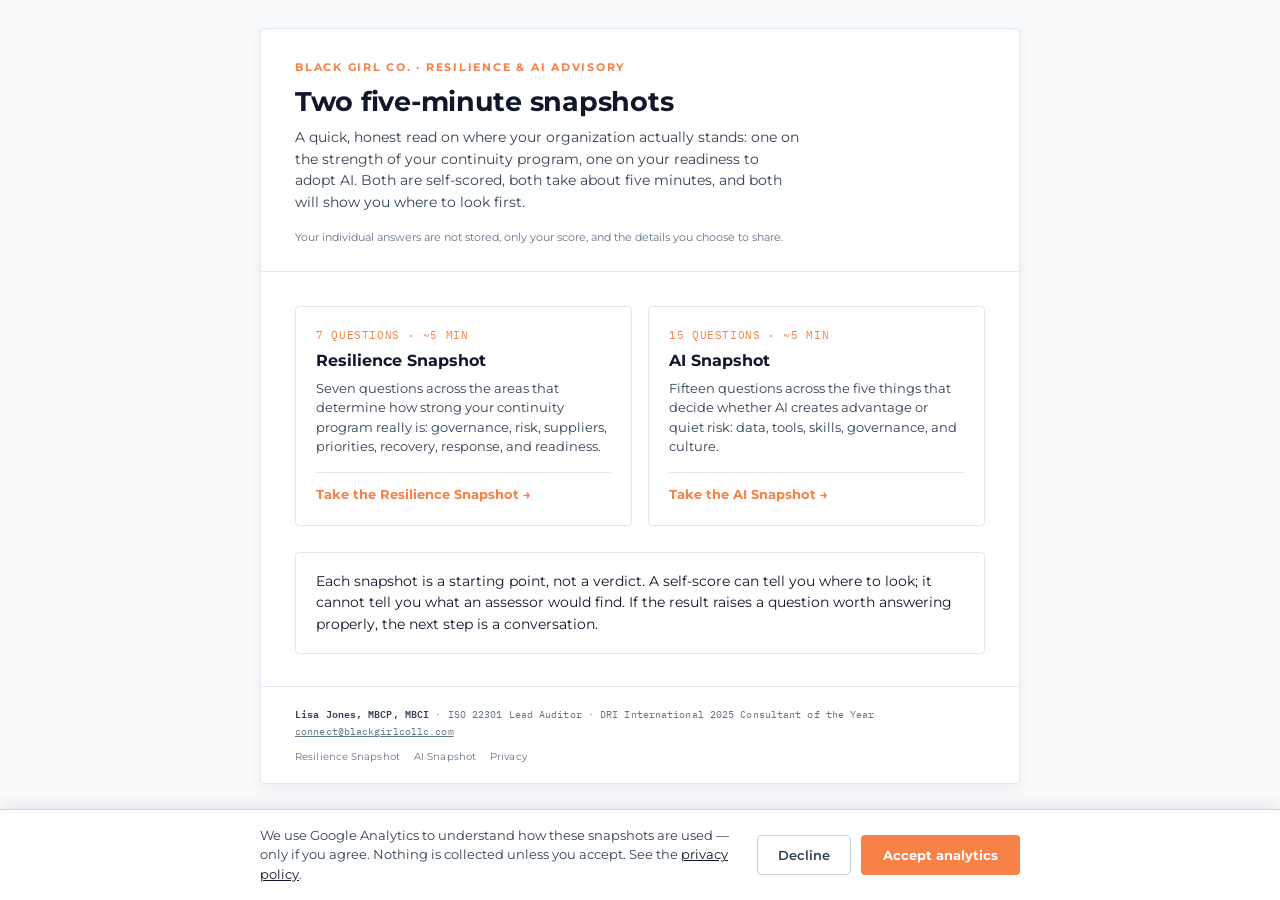
<file: index.html>
<!DOCTYPE html>
<html lang="en">
<head>
<meta charset="UTF-8">
<meta name="viewport" content="width=device-width, initial-scale=1.0">
<title>Snapshots | Black Girl Co.</title>
<meta name="description" content="Two five-minute self-checks: how strong your continuity program really is, and how ready your organization is for AI.">
<link rel="preconnect" href="https://fonts.googleapis.com">
<link rel="preconnect" href="https://fonts.gstatic.com" crossorigin>
<link href="https://fonts.googleapis.com/css2?family=Montserrat:wght@400;500;600;700&family=IBM+Plex+Mono:wght@400;500;600&display=swap" rel="stylesheet">
<link rel="stylesheet" href="assets/ds.css">
</head>
<body>
<div class="wrap">
  <div class="head">
    <div class="eyebrow">Black Girl Co. · Resilience &amp; AI Advisory</div>
    <h1>Two five-minute snapshots</h1>
    <p class="sub">A quick, honest read on where your organization actually stands: one on the strength of
      your continuity program, one on your readiness to adopt AI. Both are self-scored, both take about five
      minutes, and both will show you where to look first.</p>
    <div class="meta"><span class="plain">Your individual answers are not stored, only your score, and the
      details you choose to share.</span></div>
  </div>

  <div class="body">
    <div class="cards">
      <div class="card">
        <div class="k">7 questions · ~5 min</div>
        <h3>Resilience Snapshot</h3>
        <p>Seven questions across the areas that determine how strong your continuity program really is:
          governance, risk, suppliers, priorities, recovery, response, and readiness.</p>
        <a class="go" href="resilience.html">Take the Resilience Snapshot →</a>
      </div>
      <div class="card">
        <div class="k">15 questions · ~5 min</div>
        <h3>AI Snapshot</h3>
        <p>Fifteen questions across the five things that decide whether AI creates advantage or quiet risk:
          data, tools, skills, governance, and culture.</p>
        <a class="go" href="ai.html">Take the AI Snapshot →</a>
      </div>
    </div>

    <div class="cta" style="margin-top:26px;">
      <p class="line" style="margin:0;">Each snapshot is a starting point, not a verdict. A self-score can
        tell you where to look; it cannot tell you what an assessor would find. If the result raises a
        question worth answering properly, the next step is a conversation.</p>
    </div>
  </div>

  <div class="foot">
    <span class="name">Lisa Jones, MBCP, MBCI</span> · ISO 22301 Lead Auditor · DRI International 2025
    Consultant of the Year<br>
    <a href="mailto:connect@blackgirlcollc.com">connect@blackgirlcollc.com</a>
    <div class="nav"><a href="resilience.html">Resilience Snapshot</a><a href="ai.html">AI Snapshot</a><a href="privacy.html">Privacy</a></div>
  </div>
</div>

<script src="assets/consent.js" defer></script>
</body>
</html>
</file>
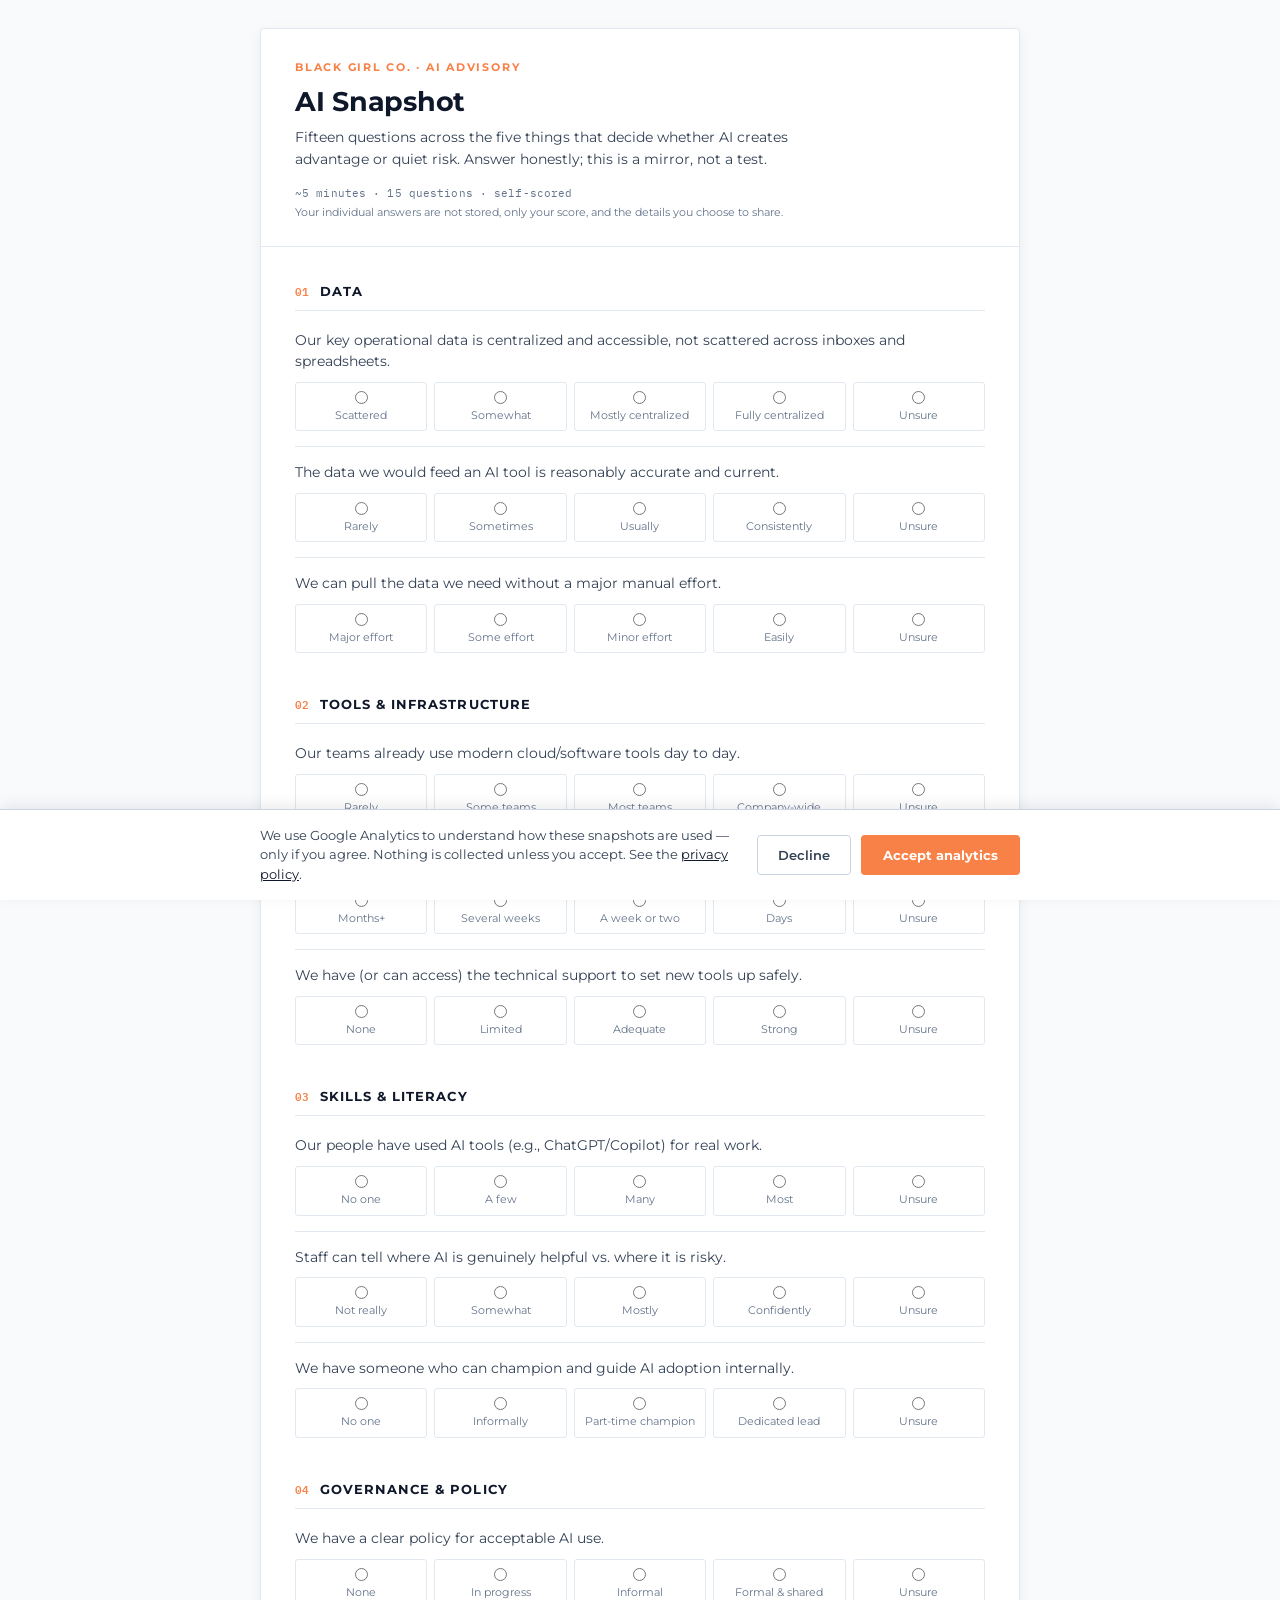
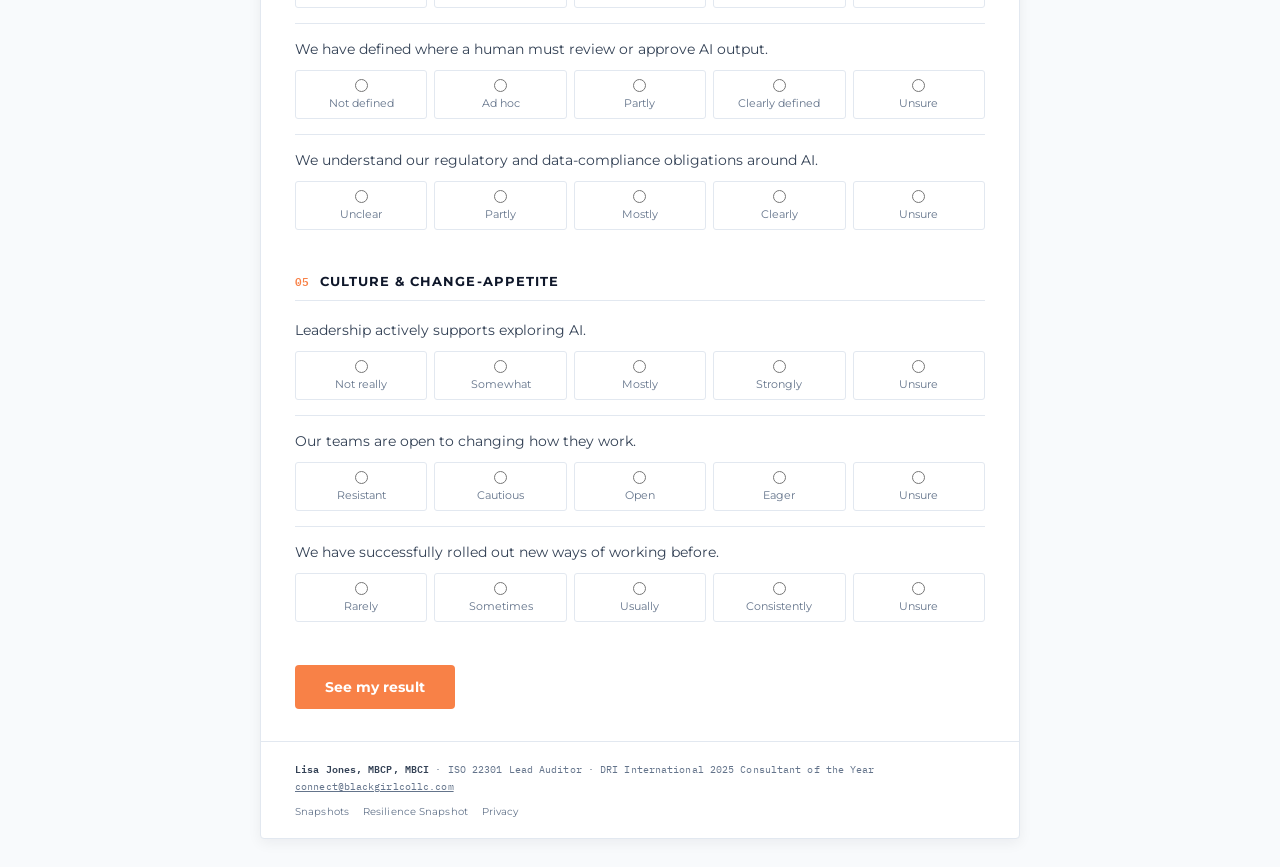
<file: ai.html>
<!DOCTYPE html>
<html lang="en">
<head>
<meta charset="UTF-8">
<meta name="viewport" content="width=device-width, initial-scale=1.0">
<title>AI Snapshot | Black Girl Co.</title>
<meta name="description" content="Fifteen questions across the five things that decide whether AI creates advantage or quiet risk.">
<link rel="preconnect" href="https://fonts.googleapis.com">
<link rel="preconnect" href="https://fonts.gstatic.com" crossorigin>
<link href="https://fonts.googleapis.com/css2?family=Montserrat:wght@400;500;600;700&family=IBM+Plex+Mono:wght@400;500;600&display=swap" rel="stylesheet">
<link rel="stylesheet" href="assets/ds.css">
</head>
<body>
<div class="wrap">
  <div class="head">
    <div class="eyebrow">Black Girl Co. · AI Advisory</div>
    <h1>AI Snapshot</h1>
    <p class="sub">Fifteen questions across the five things that decide whether AI creates advantage or
      quiet risk. Answer honestly; this is a mirror, not a test.</p>
    <div class="meta">~5 minutes · 15 questions · self-scored<br>
      <span class="plain">Your individual answers are not stored, only your score, and the details you
      choose to share.</span></div>
  </div>

  <div class="body">
    <form id="scorecard"></form>
    <div class="actions">
      <button type="button" class="btn" id="calc">See my result</button>
      <span class="warn" id="warn" style="display:none;"></span>
    </div>
  </div>

  <div class="result" id="result" aria-live="polite">
    <div class="r-top">
      <div class="r-score"><span id="scoreNum">0</span><small>/60</small></div>
      <div class="r-tier"><div class="lbl">Your readiness tier</div><div class="name" id="tierName">…</div></div>
    </div>
    <div id="skipChip"></div>
    <p class="r-take" id="takeaway"></p>

    <div class="bars" id="bars"></div>

    <div class="cta">
      <p class="line" id="bandCta"></p>
      <div class="steps">
        <div class="step">
          <div class="num">1</div>
          <div>
            <p class="lbl">Send your result to Lisa</p>
            <p class="hint">Takes about 30 seconds. Your score and band are already filled in. You just add
              your name, work email, and organization.</p>
            <a class="btn secondary block" id="formLink" href="#" target="_blank" rel="noopener">Share my snapshot result</a>
          </div>
        </div>
        <div class="step">
          <div class="num">2</div>
          <div>
            <p class="lbl">Book the conversation</p>
            <p class="hint">45 minutes, no charge. If you shared your result first, Lisa will have read it
              before you speak.</p>
            <a class="btn block" id="bookBtn" href="#" target="_blank" rel="noopener">Book a 45-minute scoping call</a>
          </div>
        </div>
      </div>
    </div>

    <p class="disc">This snapshot is self-reported and not evidence-verified. Treat it as a starting
      conversation, not a formal rating. The full AI Opportunity Assessment scores your organization against
      documented evidence and interviews.</p>
  </div>

  <div class="foot">
    <span class="name">Lisa Jones, MBCP, MBCI</span> · ISO 22301 Lead Auditor · DRI International 2025
    Consultant of the Year<br>
    <a href="mailto:connect@blackgirlcollc.com">connect@blackgirlcollc.com</a>
    <div class="nav"><a href="index.html">Snapshots</a><a href="resilience.html">Resilience Snapshot</a><a href="privacy.html">Privacy</a></div>
  </div>
</div>

<script src="assets/consent.js" defer></script>
<script>
/* ---- Funnel endpoints (Lisa-supplied) ------------------------------------ */
const CAL_URL  = 'https://cal.com/lisa.jonesblackgirlcollc/assessment-scoping-call';
const FORM_URL = 'https://docs.google.com/forms/d/e/1FAIpQLSc2vah3yPX5OFQkiL6QQjMBmOdytPDzS4vTrCs97NEQxcaC3Q/viewform?usp=pp_url&entry.995132048=SCOREHERE&entry.1354982172=BANDHERE&entry.1338497546=SNAPSHOTHERE'; /* pre-filled link: SCOREHERE / BANDHERE / SNAPSHOTHERE are replaced at runtime */
const SNAPSHOT_NAME = 'AI Snapshot';
const MIN_ANSWERED = 8;  /* of 15 */
const MAX_PER_Q = 4;
const SCALE_TO = 60;     /* presented denominator; bands assume /60 */

const DEFAULT = ['Not yet','Beginning','Developing','Established'];
const DIMS = [
  { key:'Data', name:'Data', qs:[
    { t:'Our key operational data is centralized and accessible, not scattered across inboxes and spreadsheets.',
      opts:['Scattered','Somewhat','Mostly centralized','Fully centralized'] },
    { t:'The data we would feed an AI tool is reasonably accurate and current.',
      opts:['Rarely','Sometimes','Usually','Consistently'] },
    { t:'We can pull the data we need without a major manual effort.',
      opts:['Major effort','Some effort','Minor effort','Easily'] } ]},
  { key:'Tools', name:'Tools & Infrastructure', qs:[
    { t:'Our teams already use modern cloud/software tools day to day.',
      opts:['Rarely','Some teams','Most teams','Company-wide'] },
    { t:'We can adopt or integrate a new tool without a months-long process.',
      opts:['Months+','Several weeks','A week or two','Days'] },
    { t:'We have (or can access) the technical support to set new tools up safely.',
      opts:['None','Limited','Adequate','Strong'] } ]},
  { key:'Skills', name:'Skills & Literacy', qs:[
    { t:'Our people have used AI tools (e.g., ChatGPT/Copilot) for real work.',
      opts:['No one','A few','Many','Most'] },
    { t:'Staff can tell where AI is genuinely helpful vs. where it is risky.',
      opts:['Not really','Somewhat','Mostly','Confidently'] },
    { t:'We have someone who can champion and guide AI adoption internally.',
      opts:['No one','Informally','Part-time champion','Dedicated lead'] } ]},
  { key:'Governance', name:'Governance & Policy', qs:[
    { t:'We have a clear policy for acceptable AI use.',
      opts:['None','In progress','Informal','Formal & shared'] },
    { t:'We have defined where a human must review or approve AI output.',
      opts:['Not defined','Ad hoc','Partly','Clearly defined'] },
    { t:'We understand our regulatory and data-compliance obligations around AI.',
      opts:['Unclear','Partly','Mostly','Clearly'] } ]},
  { key:'Culture', name:'Culture & Change-Appetite', qs:[
    { t:'Leadership actively supports exploring AI.',
      opts:['Not really','Somewhat','Mostly','Strongly'] },
    { t:'Our teams are open to changing how they work.',
      opts:['Resistant','Cautious','Open','Eager'] },
    { t:'We have successfully rolled out new ways of working before.',
      opts:['Rarely','Sometimes','Usually','Consistently'] } ]}
];

/* Band thresholds 0 / 27 / 39 / 51 on the /60 scale. Interpretation text is the
   source-of-truth wording from the original scorecard; CTA lines per spec. */
const TIERS = [
  { min:51, name:'Leading',   take:"You are ahead of most organizations. The frontier for you is resilience: making sure your AI-dependent processes don't quietly become single points of failure. The next move is hardening what you have, not just adding more.",
    cta:"At this level the question shifts from readiness to exposure: where AI has become the only way something gets done, and what happens when it is wrong." },
  { min:39, name:'Scaling',   take:"You have real momentum. The risk now isn't moving too slowly; it's scaling AI faster than your governance and oversight can keep up. Sequence and guardrails are what protect the gains.",
    cta:"Momentum is easy to measure. Whether your guardrails are keeping pace with it is not." },
  { min:27, name:'Building',  take:"Your foundations are forming and several opportunities are within reach. The priority is choosing the right first moves and putting guardrails around them before you scale.",
    cta:"The pieces are coming together unevenly, and a score cannot tell you which gap is actually blocking the others." },
  { min:0,  name:'Exploring', take:"You're at the starting line, and being deliberate here pays off. Focus first on data and literacy foundations before chasing use cases, so what you build later actually holds.",
    cta:"Readiness tells you how far you are from adopting AI; it does not tell you where AI would be worth adopting first." }
];

/* ---- Build the form ------------------------------------------------------ */
const form = document.getElementById('scorecard');
let qi = 0;
DIMS.forEach((d, di) => {
  const sec = document.createElement('div'); sec.className = 'dim';
  sec.innerHTML = `<div class="dim-h row"><span class="n">${String(di+1).padStart(2,'0')}</span><h2>${d.name}</h2></div>`;
  d.qs.forEach(q => {
    qi++;
    const name = 'q' + qi;
    const labels = q.opts || DEFAULT;
    const scale = labels.map((l,i) => [l, i+1]).concat([['Unsure', 0]]);
    const opts = scale.map(([lbl,val]) =>
      `<label class="${val===0?'unsure':''}"><input type="radio" name="${name}" value="${val}" data-dim="${d.key}"><span>${lbl}</span></label>`).join('');
    const box = document.createElement('div'); box.className = 'q';
    box.innerHTML = `<p class="q-t">${q.t}</p><div class="opts grid">${opts}</div>`;
    sec.appendChild(box);
  });
  form.appendChild(sec);
});
const TOTAL_Q = qi;

/* snapshot_started: first question answered, once */
let started = false;
form.addEventListener('change', () => {
  if (started) return;
  started = true;
  window.bgcTrack && window.bgcTrack('snapshot_started', { snapshot: SNAPSHOT_NAME });
});

/* ---- Score --------------------------------------------------------------- */
document.getElementById('calc').addEventListener('click', () => {
  const warn = document.getElementById('warn');
  const picked = form.querySelectorAll('input[type=radio]:checked');

  if (picked.length < TOTAL_Q) {
    warn.textContent = 'Please answer every question to see your score.';
    warn.style.display = 'inline'; return;
  }

  /* Unsure (0) is EXCLUDED from the score, not counted as zero. Because the
     bands assume a /60 scale, the answered questions are scaled back up to /60
     so the thresholds stay valid however many were skipped. */
  let sum = 0, answeredCount = 0;
  const dim = {}; DIMS.forEach(d => dim[d.key] = { sum:0, answered:0 });

  picked.forEach(i => {
    const v = +i.value, k = i.dataset.dim;
    if (v > 0) { sum += v; answeredCount++; dim[k].sum += v; dim[k].answered++; }
  });
  const skipped = TOTAL_Q - answeredCount;

  if (answeredCount < MIN_ANSWERED) {
    warn.textContent = `Only ${answeredCount} of ${TOTAL_Q} answered. That isn't enough to produce a meaningful score. Try answering at least ${MIN_ANSWERED}.`;
    warn.style.display = 'inline'; return;
  }
  warn.style.display = 'none';

  const scaled = Math.round((sum / (MAX_PER_Q * answeredCount)) * SCALE_TO);
  const tier = TIERS.find(t => scaled >= t.min);

  document.getElementById('scoreNum').textContent = scaled;
  document.getElementById('tierName').textContent = tier.name;
  document.getElementById('takeaway').textContent = tier.take;
  document.getElementById('bandCta').textContent  = tier.cta;
  document.getElementById('skipChip').innerHTML =
    skipped ? `<span class="chip">${skipped} of ${TOTAL_Q} unsure, not counted; score scaled to /60</span>` : '';

  const bars = document.getElementById('bars'); bars.innerHTML = '';
  DIMS.forEach(d => {
    const { sum:s, answered:a } = dim[d.key];
    const max = MAX_PER_Q * a;
    const pct = a ? Math.round(s / max * 100) : 0;
    const row = document.createElement('div'); row.className = 'bar';
    row.innerHTML = `<span>${d.name}</span><div class="track">` +
      `<div class="fill${a?'':' none'}" style="width:${pct}%"></div></div>` +
      `<span class="v">${a ? s + '/' + max : 'Unsure'}</span>`;
    bars.appendChild(row);
  });

  /* Pass score + band + snapshot into the pre-filled Google Form */
  const formUrl = FORM_URL
    .replace('SCOREHERE',    encodeURIComponent(scaled))
    .replace('BANDHERE',     encodeURIComponent(tier.name))
    .replace('SNAPSHOTHERE', encodeURIComponent(SNAPSHOT_NAME));
  document.getElementById('formLink').href = formUrl;
  document.getElementById('bookBtn').href  = CAL_URL;

  window.bgcTrack && window.bgcTrack('snapshot_completed',
    { snapshot: SNAPSHOT_NAME, score: scaled, band: tier.name, unsure_count: skipped });

  const res = document.getElementById('result');
  res.classList.add('show');
  res.scrollIntoView({ behavior:'smooth', block:'start' });
});

document.getElementById('bookBtn').addEventListener('click', () => {
  window.bgcTrack && window.bgcTrack('cta_clicked',
    { snapshot: SNAPSHOT_NAME, band: document.getElementById('tierName').textContent });
});
</script>
</body>
</html>
</file>
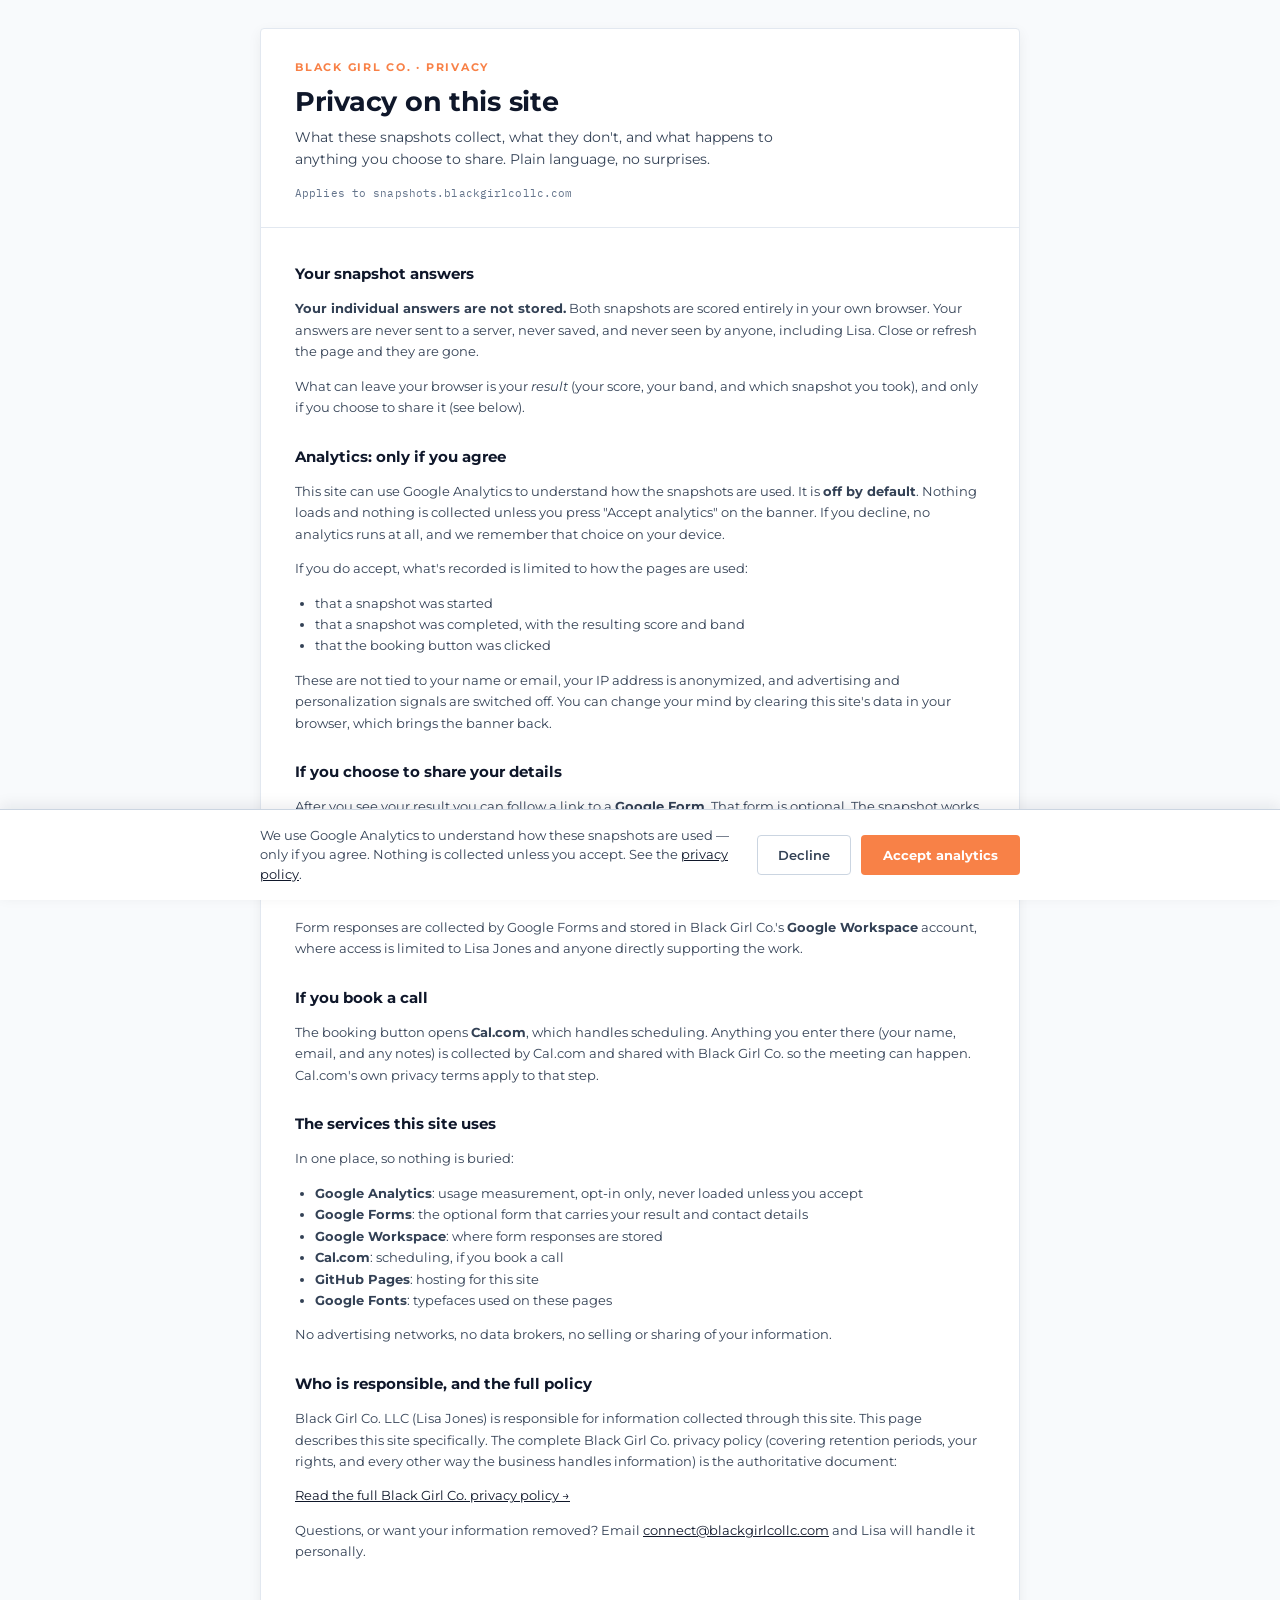
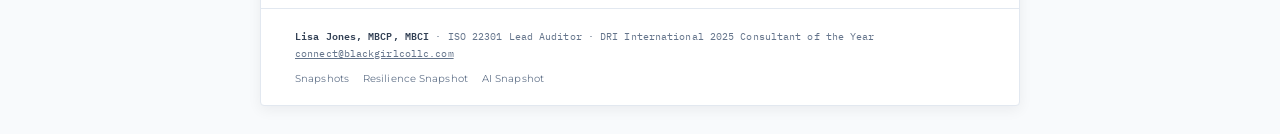
<file: privacy.html>
<!DOCTYPE html>
<html lang="en">
<head>
<meta charset="UTF-8">
<meta name="viewport" content="width=device-width, initial-scale=1.0">
<title>Privacy | Snapshots | Black Girl Co.</title>
<meta name="description" content="What these snapshots collect, what they don't, and what happens to anything you choose to share.">
<link rel="preconnect" href="https://fonts.googleapis.com">
<link rel="preconnect" href="https://fonts.gstatic.com" crossorigin>
<link href="https://fonts.googleapis.com/css2?family=Montserrat:wght@400;500;600;700&family=IBM+Plex+Mono:wght@400;500;600&display=swap" rel="stylesheet">
<link rel="stylesheet" href="assets/ds.css">
</head>
<body>
<div class="wrap">
  <div class="head">
    <div class="eyebrow">Black Girl Co. · Privacy</div>
    <h1>Privacy on this site</h1>
    <p class="sub">What these snapshots collect, what they don't, and what happens to anything you choose
      to share. Plain language, no surprises.</p>
    <div class="meta">Applies to snapshots.blackgirlcollc.com</div>
  </div>

  <div class="body prose">
    <h2>Your snapshot answers</h2>
    <p><strong>Your individual answers are not stored.</strong> Both snapshots are scored entirely in your
      own browser. Your answers are never sent to a server, never saved, and never seen by anyone, including
      Lisa. Close or refresh the page and they are gone.</p>
    <p>What can leave your browser is your <em>result</em> (your score, your band, and which snapshot you
      took), and only if you choose to share it (see below).</p>

    <h2>Analytics: only if you agree</h2>
    <p>This site can use Google Analytics to understand how the snapshots are used. It is <strong>off by
      default</strong>. Nothing loads and nothing is collected unless you press "Accept analytics" on the
      banner. If you decline, no analytics runs at all, and we remember that choice on your device.</p>
    <p>If you do accept, what's recorded is limited to how the pages are used:</p>
    <ul>
      <li>that a snapshot was started</li>
      <li>that a snapshot was completed, with the resulting score and band</li>
      <li>that the booking button was clicked</li>
    </ul>
    <p>These are not tied to your name or email, your IP address is anonymized, and advertising and
      personalization signals are switched off. You can change your mind by clearing this site's data in
      your browser, which brings the banner back.</p>

    <h2>If you choose to share your details</h2>
    <p>After you see your result you can follow a link to a <strong>Google Form</strong>. That form is
      optional. The snapshot works fine without it. If you fill it in, you provide your name, work email,
      organization, and your role in any decision. Your score, band, and which snapshot you took are
      carried into the form for you, so the conversation starts from something real; you can see those
      values before you submit, and you can change or clear them.</p>
    <p>Form responses are collected by Google Forms and stored in Black Girl Co.'s
      <strong>Google Workspace</strong> account, where access is limited to Lisa Jones and anyone directly
      supporting the work.</p>

    <h2>If you book a call</h2>
    <p>The booking button opens <strong>Cal.com</strong>, which handles scheduling. Anything you enter
      there (your name, email, and any notes) is collected by Cal.com and shared with Black Girl Co. so
      the meeting can happen. Cal.com's own privacy terms apply to that step.</p>

    <h2>The services this site uses</h2>
    <p>In one place, so nothing is buried:</p>
    <ul>
      <li><strong>Google Analytics</strong>: usage measurement, opt-in only, never loaded unless you accept</li>
      <li><strong>Google Forms</strong>: the optional form that carries your result and contact details</li>
      <li><strong>Google Workspace</strong>: where form responses are stored</li>
      <li><strong>Cal.com</strong>: scheduling, if you book a call</li>
      <li><strong>GitHub Pages</strong>: hosting for this site</li>
      <li><strong>Google Fonts</strong>: typefaces used on these pages</li>
    </ul>
    <p>No advertising networks, no data brokers, no selling or sharing of your information.</p>

    <h2>Who is responsible, and the full policy</h2>
    <p>Black Girl Co. LLC (Lisa Jones) is responsible for information collected through this site.
      This page describes this site specifically. The complete Black Girl Co. privacy policy (covering
      retention periods, your rights, and every other way the business handles information) is the
      authoritative document:</p>
    <p><a href="https://leadershipstory.substack.com/privacy" target="_blank" rel="noopener">Read the full
      Black Girl Co. privacy policy →</a></p>
    <p>Questions, or want your information removed? Email
      <a href="mailto:connect@blackgirlcollc.com">connect@blackgirlcollc.com</a> and Lisa will handle it
      personally.</p>
  </div>

  <div class="foot">
    <span class="name">Lisa Jones, MBCP, MBCI</span> · ISO 22301 Lead Auditor · DRI International 2025
    Consultant of the Year<br>
    <a href="mailto:connect@blackgirlcollc.com">connect@blackgirlcollc.com</a>
    <div class="nav"><a href="index.html">Snapshots</a><a href="resilience.html">Resilience Snapshot</a><a href="ai.html">AI Snapshot</a></div>
  </div>
</div>

<script src="assets/consent.js" defer></script>
</body>
</html>
</file>
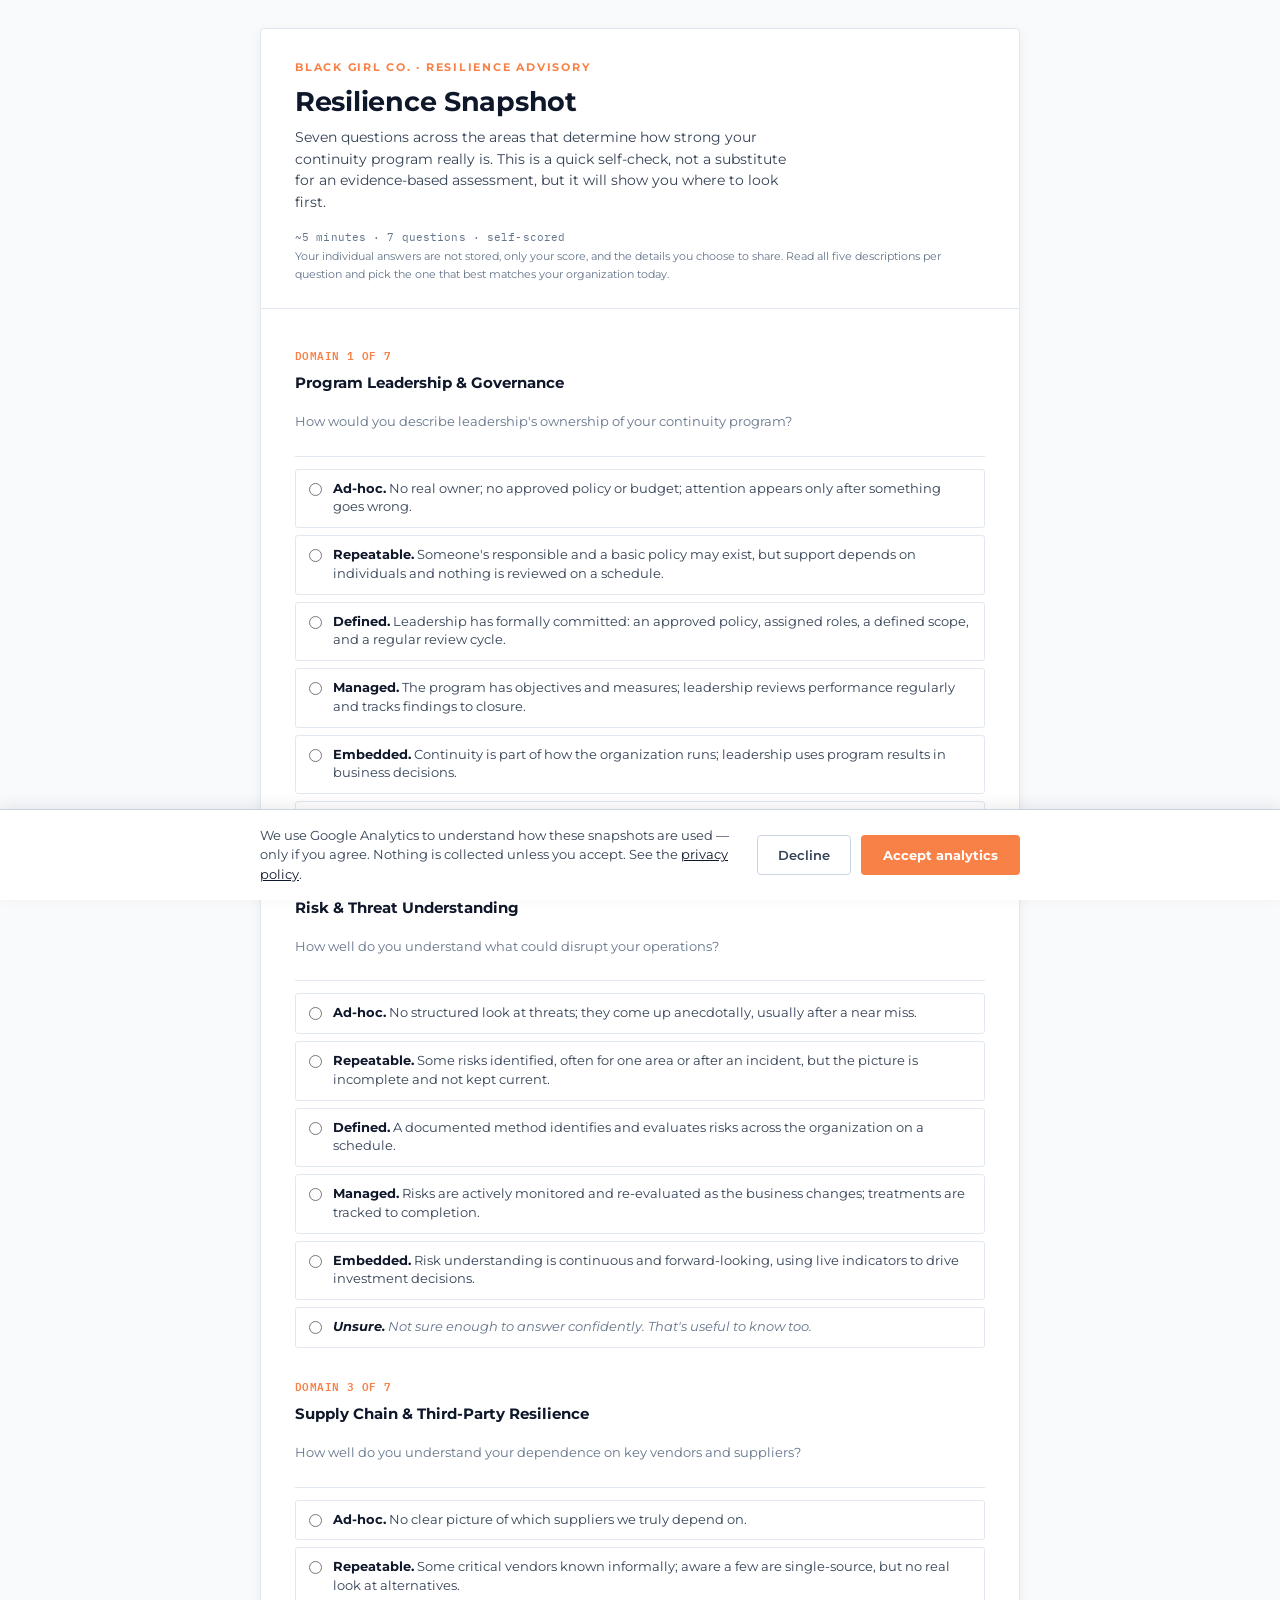
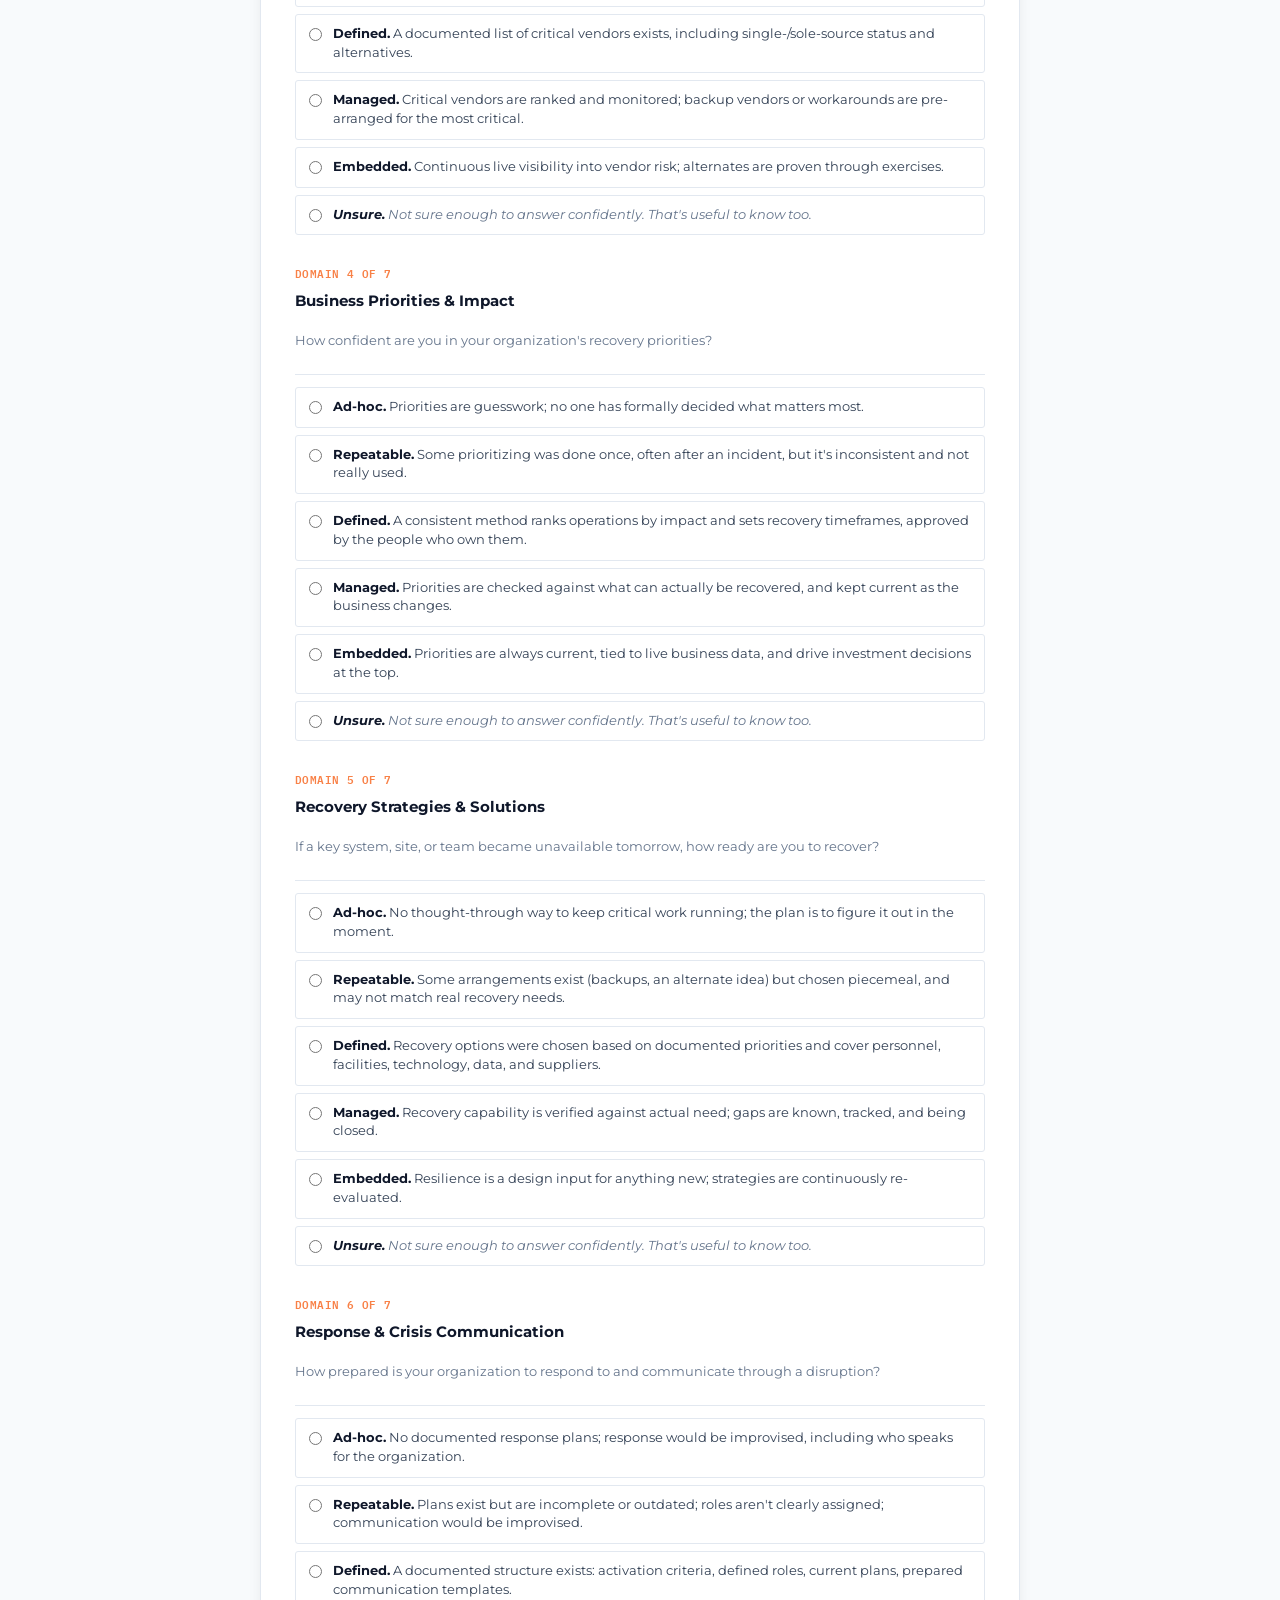
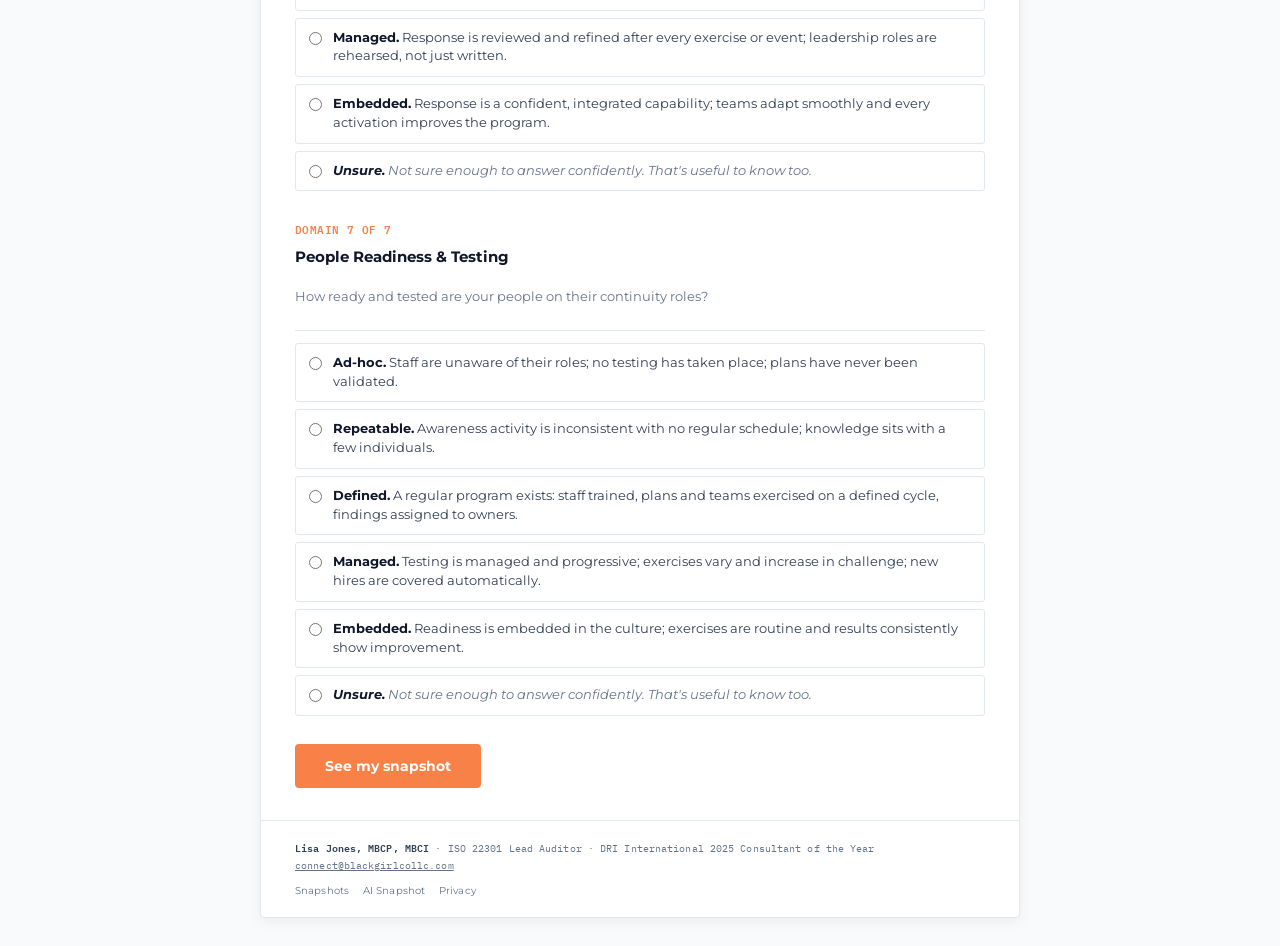
<file: resilience.html>
<!DOCTYPE html>
<html lang="en">
<head>
<meta charset="UTF-8">
<meta name="viewport" content="width=device-width, initial-scale=1.0">
<title>Resilience Snapshot | Black Girl Co.</title>
<meta name="description" content="A seven-question self-check across the areas that determine how strong your continuity program really is.">
<link rel="preconnect" href="https://fonts.googleapis.com">
<link rel="preconnect" href="https://fonts.gstatic.com" crossorigin>
<link href="https://fonts.googleapis.com/css2?family=Montserrat:wght@400;500;600;700&family=IBM+Plex+Mono:wght@400;500;600&display=swap" rel="stylesheet">
<link rel="stylesheet" href="assets/ds.css">
</head>
<body>
<div class="wrap">
  <div class="head">
    <div class="eyebrow">Black Girl Co. · Resilience Advisory</div>
    <h1>Resilience Snapshot</h1>
    <p class="sub">Seven questions across the areas that determine how strong your continuity program really
      is. This is a quick self-check, not a substitute for an evidence-based assessment, but it will show
      you where to look first.</p>
    <div class="meta">~5 minutes · 7 questions · self-scored<br>
      <span class="plain">Your individual answers are not stored, only your score, and the details you
      choose to share. Read all five descriptions per question and pick the one that best matches your
      organization today.</span></div>
  </div>

  <div class="body">
    <form id="scorecard"></form>

    <div class="actions">
      <button type="button" class="btn" id="calc">See my snapshot</button>
      <span class="warn" id="warn" style="display:none;"></span>
    </div>
  </div>

  <div class="result" id="result" aria-live="polite">
    <div class="r-top">
      <div class="r-score"><span id="scoreNum">0.0</span><small>/5.0 average</small></div>
      <div class="r-tier"><div class="lbl">Your program reads as</div><div class="name" id="tierName">…</div></div>
    </div>
    <div id="skipChip"></div>
    <p class="r-take" id="takeaway"></p>

    <div class="bars" id="bars"></div>
    <div class="legend"><span class="dash"></span> <span>a common baseline for a defensible program
      (Level 3, Defined), per Lisa's professional judgment as an ISO 22301 Lead Auditor</span></div>

    <div class="spof">
      <b>What we always check in the full assessment</b>
      <p>Every engagement looks for single points of failure: a person, vendor, system, or site your
        critical operations depend on with no real fallback. That can't be self-scored honestly; it takes
        evidence and a trained eye. It's the differentiator of the full Resilience Assessment.</p>
    </div>

    <div class="cta">
      <p class="line" id="bandCta"></p>
      <div class="steps">
        <div class="step">
          <div class="num">1</div>
          <div>
            <p class="lbl">Send your result to Lisa</p>
            <p class="hint">Takes about 30 seconds. Your score and band are already filled in. You just add
              your name, work email, and organization.</p>
            <a class="btn secondary block" id="formLink" href="#" target="_blank" rel="noopener">Share my snapshot result</a>
          </div>
        </div>
        <div class="step">
          <div class="num">2</div>
          <div>
            <p class="lbl">Book the conversation</p>
            <p class="hint">45 minutes, no charge. If you shared your result first, Lisa will have read it
              before you speak.</p>
            <a class="btn block" id="bookBtn" href="#" target="_blank" rel="noopener">Book a 45-minute scoping call</a>
          </div>
        </div>
      </div>
    </div>

    <p class="disc">This snapshot is self-reported and not evidence-verified. Treat it as a starting
      conversation, not a formal rating. The full assessment scores your program against documented
      evidence and interviews, with every finding traceable to what was reviewed.</p>
  </div>

  <div class="foot">
    <span class="name">Lisa Jones, MBCP, MBCI</span> · ISO 22301 Lead Auditor · DRI International 2025
    Consultant of the Year<br>
    <a href="mailto:connect@blackgirlcollc.com">connect@blackgirlcollc.com</a>
    <div class="nav"><a href="index.html">Snapshots</a><a href="ai.html">AI Snapshot</a><a href="privacy.html">Privacy</a></div>
  </div>
</div>

<script src="assets/consent.js" defer></script>
<script>
/* ---- Funnel endpoints (Lisa-supplied) ------------------------------------ */
const CAL_URL  = 'https://cal.com/lisa.jonesblackgirlcollc/assessment-scoping-call';
const FORM_URL = 'https://docs.google.com/forms/d/e/1FAIpQLSc2vah3yPX5OFQkiL6QQjMBmOdytPDzS4vTrCs97NEQxcaC3Q/viewform?usp=pp_url&entry.995132048=SCOREHERE&entry.1354982172=BANDHERE&entry.1338497546=SNAPSHOTHERE'; /* pre-filled link: SCOREHERE / BANDHERE / SNAPSHOTHERE are replaced at runtime */
const SNAPSHOT_NAME = 'Resilience Maturity Snapshot';
const MIN_ANSWERED = 4; /* of 7; below this there isn't enough to score */

const LEVELS = ['Ad-hoc','Repeatable','Defined','Managed','Embedded'];

const DOMAINS = [
  { key:'D1', name:'Program Leadership & Governance',
    q:"How would you describe leadership's ownership of your continuity program?",
    opts:[
      "No real owner; no approved policy or budget; attention appears only after something goes wrong.",
      "Someone's responsible and a basic policy may exist, but support depends on individuals and nothing is reviewed on a schedule.",
      "Leadership has formally committed: an approved policy, assigned roles, a defined scope, and a regular review cycle.",
      "The program has objectives and measures; leadership reviews performance regularly and tracks findings to closure.",
      "Continuity is part of how the organization runs; leadership uses program results in business decisions." ]},
  { key:'D2', name:'Risk & Threat Understanding',
    q:'How well do you understand what could disrupt your operations?',
    opts:[
      "No structured look at threats; they come up anecdotally, usually after a near miss.",
      "Some risks identified, often for one area or after an incident, but the picture is incomplete and not kept current.",
      "A documented method identifies and evaluates risks across the organization on a schedule.",
      "Risks are actively monitored and re-evaluated as the business changes; treatments are tracked to completion.",
      "Risk understanding is continuous and forward-looking, using live indicators to drive investment decisions." ]},
  { key:'D3', name:'Supply Chain & Third-Party Resilience',
    q:'How well do you understand your dependence on key vendors and suppliers?',
    opts:[
      "No clear picture of which suppliers we truly depend on.",
      "Some critical vendors known informally; aware a few are single-source, but no real look at alternatives.",
      "A documented list of critical vendors exists, including single-/sole-source status and alternatives.",
      "Critical vendors are ranked and monitored; backup vendors or workarounds are pre-arranged for the most critical.",
      "Continuous live visibility into vendor risk; alternates are proven through exercises." ]},
  { key:'D4', name:'Business Priorities & Impact',
    q:"How confident are you in your organization's recovery priorities?",
    opts:[
      "Priorities are guesswork; no one has formally decided what matters most.",
      "Some prioritizing was done once, often after an incident, but it's inconsistent and not really used.",
      "A consistent method ranks operations by impact and sets recovery timeframes, approved by the people who own them.",
      "Priorities are checked against what can actually be recovered, and kept current as the business changes.",
      "Priorities are always current, tied to live business data, and drive investment decisions at the top." ]},
  { key:'D5', name:'Recovery Strategies & Solutions',
    q:'If a key system, site, or team became unavailable tomorrow, how ready are you to recover?',
    opts:[
      "No thought-through way to keep critical work running; the plan is to figure it out in the moment.",
      "Some arrangements exist (backups, an alternate idea) but chosen piecemeal, and may not match real recovery needs.",
      "Recovery options were chosen based on documented priorities and cover personnel, facilities, technology, data, and suppliers.",
      "Recovery capability is verified against actual need; gaps are known, tracked, and being closed.",
      "Resilience is a design input for anything new; strategies are continuously re-evaluated." ]},
  { key:'D6', name:'Response & Crisis Communication',
    q:'How prepared is your organization to respond to and communicate through a disruption?',
    opts:[
      "No documented response plans; response would be improvised, including who speaks for the organization.",
      "Plans exist but are incomplete or outdated; roles aren't clearly assigned; communication would be improvised.",
      "A documented structure exists: activation criteria, defined roles, current plans, prepared communication templates.",
      "Response is reviewed and refined after every exercise or event; leadership roles are rehearsed, not just written.",
      "Response is a confident, integrated capability; teams adapt smoothly and every activation improves the program." ]},
  { key:'D7', name:'People Readiness & Testing',
    q:'How ready and tested are your people on their continuity roles?',
    opts:[
      "Staff are unaware of their roles; no testing has taken place; plans have never been validated.",
      "Awareness activity is inconsistent with no regular schedule; knowledge sits with a few individuals.",
      "A regular program exists: staff trained, plans and teams exercised on a defined cycle, findings assigned to owners.",
      "Testing is managed and progressive; exercises vary and increase in challenge; new hires are covered automatically.",
      "Readiness is embedded in the culture; exercises are routine and results consistently show improvement." ]}
];

/* Band thresholds 0 / 1.5 / 2.5 / 3.5 / 4.5. Interpretation text is the
   source-of-truth wording from the original scorecard; CTA lines per spec. */
const TIERS = [
  { min:4.5, name:'Embedded', take:"Your program reads as strong and mature. The differentiator now is proving it: continuous validation, evidence trails, and using program results to drive real business decisions.",
    cta:"A strong self-score is worth verifying. The findings that matter at this level are the ones an organization can no longer see in itself." },
  { min:3.5, name:'Managed', take:"Your program is solid and largely defined. The next step is tightening measurement and closing the gaps that stand between a good program and a continuously managed one.",
    cta:"At this level the risk is rarely the program; it is the single person, vendor, or system the program quietly depends on." },
  { min:2.5, name:'Defined', take:"Your program has real building blocks, but consistency is the gap. Several areas depend on individuals rather than a documented, repeatable method.",
    cta:"Documented and working are different things, and a self-score cannot tell the difference. That is what evidence is for." },
  { min:1.5, name:'Repeatable', take:"Your program has pieces in place but isn't yet consistent or documented across the board. This is exactly the stage where a structured assessment finds the highest-value fixes.",
    cta:"Consistency is the gap here, and the cause is usually something specific: a step that only works when one person does it." },
  { min:0,   name:'Ad-hoc', take:"Your program is at an early stage across most areas. That's a completely normal starting point. The value now is in sequencing what to build first.",
    cta:"A snapshot can tell you the foundations are not yet in place; it cannot tell you which one to build first, or what is already exposed while you decide." }
];

/* ---- Build the form ------------------------------------------------------ */
const form = document.getElementById('scorecard');
DOMAINS.forEach((d, di) => {
  const sec = document.createElement('div'); sec.className = 'dim';
  sec.innerHTML = `<div class="dim-h"><span class="n">DOMAIN ${di+1} OF 7</span><h2>${d.name}</h2><p class="q">${d.q}</p></div>`;
  const name = 'q' + d.key;
  const scale = LEVELS.map((l,i) => [l, i+1]).concat([['Unsure', 0]]);
  const opts = scale.map(([lbl,val],i) => {
    const desc = i < 5 ? d.opts[i] : "Not sure enough to answer confidently. That's useful to know too.";
    return `<label class="${val===0?'unsure':''}"><input type="radio" name="${name}" value="${val}"><span class="txt"><b>${lbl}.</b> ${desc}</span></label>`;
  }).join('');
  const box = document.createElement('div'); box.className = 'opts'; box.innerHTML = opts;
  sec.appendChild(box);
  form.appendChild(sec);
});

/* snapshot_started: first question answered, once */
let started = false;
form.addEventListener('change', () => {
  if (started) return;
  started = true;
  window.bgcTrack && window.bgcTrack('snapshot_started', { snapshot: SNAPSHOT_NAME });
});

/* ---- Score --------------------------------------------------------------- */
document.getElementById('calc').addEventListener('click', () => {
  const warn = document.getElementById('warn');
  const picked = DOMAINS.map(d => form.querySelector(`input[name=q${d.key}]:checked`));

  if (picked.some(p => !p)) {
    warn.textContent = 'Please answer every question to see your result.';
    warn.style.display = 'inline'; return;
  }

  const values  = picked.map(p => +p.value);
  const scored  = values.filter(v => v > 0);   /* Unsure (0) is EXCLUDED, not zero-scored */
  const skipped = values.length - scored.length;

  if (scored.length < MIN_ANSWERED) {
    warn.textContent = `Only ${scored.length} of 7 answered. That isn't enough to produce a meaningful snapshot. Try answering at least ${MIN_ANSWERED}.`;
    warn.style.display = 'inline'; return;
  }
  warn.style.display = 'none';

  const avg  = scored.reduce((a,b) => a+b, 0) / scored.length;
  const tier = TIERS.find(t => avg >= t.min);

  document.getElementById('scoreNum').textContent = avg.toFixed(1);
  document.getElementById('tierName').textContent = tier.name;
  document.getElementById('takeaway').textContent = tier.take;
  document.getElementById('bandCta').textContent  = tier.cta;
  document.getElementById('skipChip').innerHTML =
    skipped ? `<span class="chip">${skipped} of 7 unsure, not counted</span>` : '';

  const bars = document.getElementById('bars'); bars.innerHTML = '';
  DOMAINS.forEach((d, i) => {
    const v = values[i], pct = v > 0 ? (v/5*100) : 0;
    const row = document.createElement('div'); row.className = 'bar';
    row.innerHTML = `<span>${d.name}</span><div class="track">` +
      `<div class="fill${v===0?' none':''}" style="width:${pct}%"></div>` +
      `<div class="target" style="left:60%"></div></div>` +
      `<span class="v">${v===0 ? 'Unsure' : LEVELS[v-1]}</span>`;
    bars.appendChild(row);
  });

  /* Pass score + band + snapshot into the pre-filled Google Form */
  const formUrl = FORM_URL
    .replace('SCOREHERE',    encodeURIComponent(avg.toFixed(1)))
    .replace('BANDHERE',     encodeURIComponent(tier.name))
    .replace('SNAPSHOTHERE', encodeURIComponent(SNAPSHOT_NAME));
  document.getElementById('formLink').href = formUrl;
  document.getElementById('bookBtn').href  = CAL_URL;

  window.bgcTrack && window.bgcTrack('snapshot_completed',
    { snapshot: SNAPSHOT_NAME, score: avg.toFixed(1), band: tier.name, unsure_count: skipped });

  const res = document.getElementById('result');
  res.classList.add('show');
  res.scrollIntoView({ behavior:'smooth', block:'start' });
});

document.getElementById('bookBtn').addEventListener('click', () => {
  window.bgcTrack && window.bgcTrack('cta_clicked',
    { snapshot: SNAPSHOT_NAME, band: document.getElementById('tierName').textContent });
});
</script>
</body>
</html>
</file>
<file: assets/ds.css>
/* ============================================================
   Black Girl Co. — Enterprise design system (snapshots site)
   Tokens mirror BRAND CONTEXT/Enterprise Black Girl Co. Design
   System-handoff.zip → project/tokens/*.css
   Rules: ~90% slate/off-white. Accent trio ~10%.
     orange  = the ONE primary action / active state per view
     coral   = data only (at-risk tones, the SPOF callout rule)
     pink    = structural tint only (badge/tag backgrounds)
   Montserrat for UI/body. IBM Plex Mono EXCLUSIVELY for data.
   Radii 2–4px only. 1px borders do the separating.
   ============================================================ */
:root{
  /* Brand accent core */
  --bgc-orange:#F88147; --orange-600:#ED6F33; --orange-700:#C75E29;
  --bgc-coral:#FC4F38;
  --bgc-pink:#F7C7E0;

  /* Foundation */
  --page:#F8FAFC; --surface:#FFFFFF; --sunken:#F1F5F9; --hover:#EEF2F7;
  --border:#E2E8F0; --border-strong:#CBD5E1;
  --t1:#0F172A; --t2:#334155; --t3:#64748B;

  --sans:'Montserrat',-apple-system,BlinkMacSystemFont,'Segoe UI',Helvetica,Arial,sans-serif;
  --mono:'IBM Plex Mono',ui-monospace,'SFMono-Regular',Menlo,monospace;

  --r-xs:2px; --r-sm:3px; --r-md:4px;
}
*{box-sizing:border-box;}
html,body{margin:0;padding:0;background:var(--page);}
body{font-family:var(--sans);color:var(--t2);line-height:1.55;-webkit-font-smoothing:antialiased;}
a{color:var(--t1);}

.wrap{max-width:760px;margin:28px auto;background:var(--surface);border:1px solid var(--border);
      border-radius:var(--r-md);box-shadow:0 4px 14px rgba(15,23,42,.06);overflow:hidden;}

/* ---------- Header ---------- */
.head{padding:30px 34px 24px;border-bottom:1px solid var(--border);}
.eyebrow{font-weight:700;font-size:11px;letter-spacing:.16em;text-transform:uppercase;color:var(--bgc-orange);margin:0 0 10px;}
h1{font-size:27px;line-height:1.15;letter-spacing:-.01em;color:var(--t1);margin:0 0 10px;font-weight:700;}
.sub{font-size:14px;color:var(--t2);margin:0 0 4px;max-width:36em;}
.meta{font-family:var(--mono);font-size:11px;color:var(--t3);margin-top:14px;letter-spacing:.01em;line-height:1.7;}
.meta .plain{font-family:var(--sans);letter-spacing:0;}

.body{padding:8px 34px 32px;}

/* ---------- Question blocks ---------- */
.dim{margin-top:26px;}
.dim-h{padding-bottom:9px;border-bottom:1px solid var(--border);margin-bottom:4px;}
.dim-h.row{display:flex;align-items:baseline;gap:10px;margin-bottom:4px;}
.dim-h .n{font-family:var(--mono);font-size:11px;color:var(--bgc-orange);font-weight:600;letter-spacing:.04em;}
.dim-h h2{font-size:14.5px;color:var(--t1);margin:4px 0 0;font-weight:700;}
.dim-h.row h2{font-size:13px;letter-spacing:.08em;text-transform:uppercase;margin:0;}
.dim-h .q{font-size:12.5px;color:var(--t3);margin:3px 0 0;}

.q{padding:15px 0;border-bottom:1px solid var(--border);}
.q:last-child{border-bottom:none;}
.q-t{font-size:13.5px;color:var(--t2);margin:0 0 10px;}

/* Stacked options (Resilience) */
.opts{display:flex;flex-direction:column;gap:7px;margin-top:12px;}
.opts label{display:flex;align-items:flex-start;gap:11px;padding:10px 13px;border:1px solid var(--border);
            border-radius:var(--r-sm);cursor:pointer;transition:background .12s,border-color .12s;
            user-select:none;background:var(--surface);}
.opts label:hover{background:var(--hover);border-color:var(--border-strong);}
.opts input{accent-color:var(--bgc-orange);margin:3px 0 0;flex:none;}
.opts .txt{font-size:12.5px;line-height:1.5;color:var(--t2);}
.opts .txt b{color:var(--t1);font-weight:700;}
/* orange = active state (allowed focal use) */
.opts label:has(input:checked){border-color:var(--bgc-orange);background:#FEF3EC;}
.opts label.unsure .txt{font-style:italic;color:var(--t3);}
.opts label.unsure:has(input:checked){border-color:var(--border-strong);background:var(--hover);}

/* Grid options (AI) */
.opts.grid{display:grid;grid-template-columns:repeat(5,1fr);gap:7px;margin-top:0;}
@media (max-width:560px){.opts.grid{grid-template-columns:repeat(3,1fr);}}
.opts.grid label{flex-direction:column;align-items:center;gap:5px;text-align:center;font-size:10.5px;
                 color:var(--t3);padding:8px 4px;line-height:1.25;}
.opts.grid input{margin:0;}
.opts.grid input:checked + span{color:var(--t1);font-weight:600;}

/* ---------- Actions ---------- */
.actions{margin-top:28px;display:flex;align-items:center;gap:16px;flex-wrap:wrap;}
.btn{font-family:var(--sans);font-weight:700;font-size:14px;color:#fff;background:var(--bgc-orange);
     border:none;padding:13px 30px;border-radius:var(--r-md);cursor:pointer;transition:background .15s;
     text-decoration:none;display:inline-block;}
.btn:hover{background:var(--orange-600);}
.btn:active{background:var(--orange-700);}
.btn:focus-visible{outline:2px solid var(--orange-600);outline-offset:2px;}
.btn.block{display:block;text-align:center;}
/* coral: kept as currently used — validation/at-risk tone */
.warn{font-size:12px;color:var(--bgc-coral);font-weight:500;}

/* ---------- SPOF callout (coral rule — Resilience only) ---------- */
.spof{margin:26px 0 0;padding:14px 16px;background:var(--sunken);border-left:3px solid var(--bgc-coral);
      border-radius:0 var(--r-sm) var(--r-sm) 0;}
.spof b{color:var(--bgc-coral);font-size:10px;letter-spacing:.08em;text-transform:uppercase;}
.spof p{margin:6px 0 0;font-size:12px;color:var(--t2);line-height:1.55;}

/* ---------- Result ---------- */
.result{display:none;padding:28px 34px 34px;border-top:2px solid var(--bgc-orange);background:var(--sunken);}
.result.show{display:block;}
.r-top{display:flex;align-items:baseline;gap:22px;flex-wrap:wrap;}
.r-score{font-family:var(--mono);font-size:38px;font-weight:600;color:var(--t1);line-height:1;}
.r-score small{font-family:var(--mono);font-size:15px;color:var(--t3);font-weight:500;}
.r-tier .lbl{font-size:10.5px;letter-spacing:.12em;text-transform:uppercase;color:var(--t3);font-weight:700;}
.r-tier .name{font-size:23px;font-weight:700;color:var(--bgc-orange);line-height:1.15;}
/* pink = structural tint only: informational chip */
.chip{display:inline-block;font-family:var(--mono);font-size:10.5px;color:var(--t2);background:var(--bgc-pink);
      padding:3px 9px;border-radius:var(--r-xs);letter-spacing:.02em;margin-top:10px;}
.r-take{margin:16px 0 0;font-size:13.5px;line-height:1.6;color:var(--t1);}

.bars{margin:22px 0 0;display:grid;gap:10px;}
.bar{display:grid;grid-template-columns:200px 1fr 92px;align-items:center;gap:12px;font-size:11.5px;color:var(--t2);}
@media (max-width:560px){.bar{grid-template-columns:130px 1fr 66px;gap:8px;}}
.bar .track{position:relative;height:9px;background:var(--border);border-radius:var(--r-xs);}
.bar .fill{height:100%;background:var(--bgc-orange);border-radius:var(--r-xs);}
.bar .fill.none{background:var(--border-strong);}
.bar .target{position:absolute;top:-3px;bottom:-3px;width:2px;background:var(--t1);}
.bar .v{font-family:var(--mono);font-size:11px;color:var(--t3);text-align:right;}
.legend{margin-top:10px;font-size:10.5px;color:var(--t3);display:flex;align-items:flex-start;gap:6px;line-height:1.5;}
.legend .dash{width:12px;height:2px;background:var(--t1);display:inline-block;flex:none;margin-top:6px;}

.cta{margin:24px 0 0;padding:18px 20px;background:var(--surface);border:1px solid var(--border);
     border-radius:var(--r-md);font-size:13.5px;color:var(--t1);line-height:1.6;}
.cta .line{margin:0 0 16px;}
.cta .next{margin:14px 0 0;font-size:12px;color:var(--t3);line-height:1.55;}
.cta .next a{color:var(--bgc-orange);font-weight:700;text-decoration:none;}
.cta .next a:hover{color:var(--orange-600);text-decoration:underline;}

/* Two-step next-step block: capture first, booking second.
   Secondary button = slate outline, so orange stays the single focal point. */
.steps{margin:18px 0 0;display:grid;gap:14px;}
.step{display:grid;grid-template-columns:26px 1fr;gap:12px;align-items:start;}
.step .num{font-family:var(--mono);font-size:12px;font-weight:600;color:var(--t3);
           border:1px solid var(--border-strong);border-radius:var(--r-xs);
           width:26px;height:26px;display:flex;align-items:center;justify-content:center;margin-top:2px;}
.step .lbl{font-size:13px;font-weight:700;color:var(--t1);margin:0 0 2px;}
.step .hint{font-size:11.5px;color:var(--t3);margin:0 0 10px;line-height:1.5;}
.btn.secondary{background:var(--surface);color:var(--t1);border:1px solid var(--border-strong);font-weight:700;}
.btn.secondary:hover{background:var(--hover);border-color:var(--t3);}
.btn.secondary:active{background:var(--sunken);}
.disc{margin-top:16px;font-size:10.5px;color:var(--t3);line-height:1.5;}

/* ---------- Footer ---------- */
.foot{padding:18px 34px;border-top:1px solid var(--border);font-family:var(--mono);font-size:10px;
      color:var(--t3);line-height:1.7;letter-spacing:.01em;}
.foot .name{color:var(--t2);font-weight:600;}
.foot a{color:var(--t3);}
.foot .nav{font-family:var(--sans);margin-top:8px;}
.foot .nav a{margin-right:14px;text-decoration:none;color:var(--t3);}
.foot .nav a:hover{color:var(--t1);}

/* ---------- Index page ---------- */
.cards{display:grid;grid-template-columns:1fr 1fr;gap:16px;margin-top:26px;}
@media (max-width:640px){.cards{grid-template-columns:1fr;}}
.card{border:1px solid var(--border);border-radius:var(--r-md);padding:20px;background:var(--surface);
      display:flex;flex-direction:column;transition:border-color .12s;}
.card:hover{border-color:var(--border-strong);}
.card .k{font-family:var(--mono);font-size:10.5px;color:var(--t3);letter-spacing:.06em;text-transform:uppercase;}
.card h3{font-size:16px;color:var(--t1);margin:8px 0 0;font-weight:700;line-height:1.25;}
.card p{font-size:12.5px;color:var(--t2);margin:8px 0 16px;line-height:1.55;flex:1;}
.card .go{font-size:12.5px;font-weight:700;color:var(--bgc-orange);text-decoration:none;border-top:1px solid var(--border);
          padding-top:12px;}
.card .go:hover{color:var(--orange-600);}
.card .k{color:var(--bgc-orange);}

/* ---------- Prose (privacy) ---------- */
.prose h2{font-size:15px;color:var(--t1);margin:26px 0 6px;font-weight:700;}
.prose h3{font-size:13px;color:var(--t1);margin:18px 0 4px;font-weight:700;}
.prose p,.prose li{font-size:13px;color:var(--t2);line-height:1.65;}
.prose ul{margin:8px 0;padding-left:20px;}
.prose a{color:var(--t1);}

/* ---------- Consent banner ---------- */
.consent{position:fixed;left:0;right:0;bottom:0;z-index:50;background:var(--surface);
         border-top:1px solid var(--border-strong);box-shadow:0 -4px 14px rgba(15,23,42,.08);
         padding:16px 20px;display:none;}
.consent.show{display:block;}
.consent .inner{max-width:760px;margin:0 auto;display:flex;align-items:center;gap:18px;flex-wrap:wrap;}
.consent p{margin:0;font-size:12.5px;color:var(--t2);line-height:1.55;flex:1;min-width:260px;}
.consent p a{color:var(--t1);}
.consent .btns{display:flex;gap:10px;align-items:center;}
.consent .decline{font-family:var(--sans);font-size:13px;font-weight:600;color:var(--t2);background:none;
                  border:1px solid var(--border-strong);padding:11px 20px;border-radius:var(--r-md);cursor:pointer;}
.consent .decline:hover{background:var(--hover);}
.consent .accept{font-family:var(--sans);font-size:13px;font-weight:700;color:#fff;background:var(--bgc-orange);
                 border:none;padding:12px 22px;border-radius:var(--r-md);cursor:pointer;}
.consent .accept:hover{background:var(--orange-600);}

@media print{
  body{background:#fff;}
  .wrap{box-shadow:none;border:none;margin:0;max-width:none;}
  .consent,.actions{display:none !important;}
}
</file>
